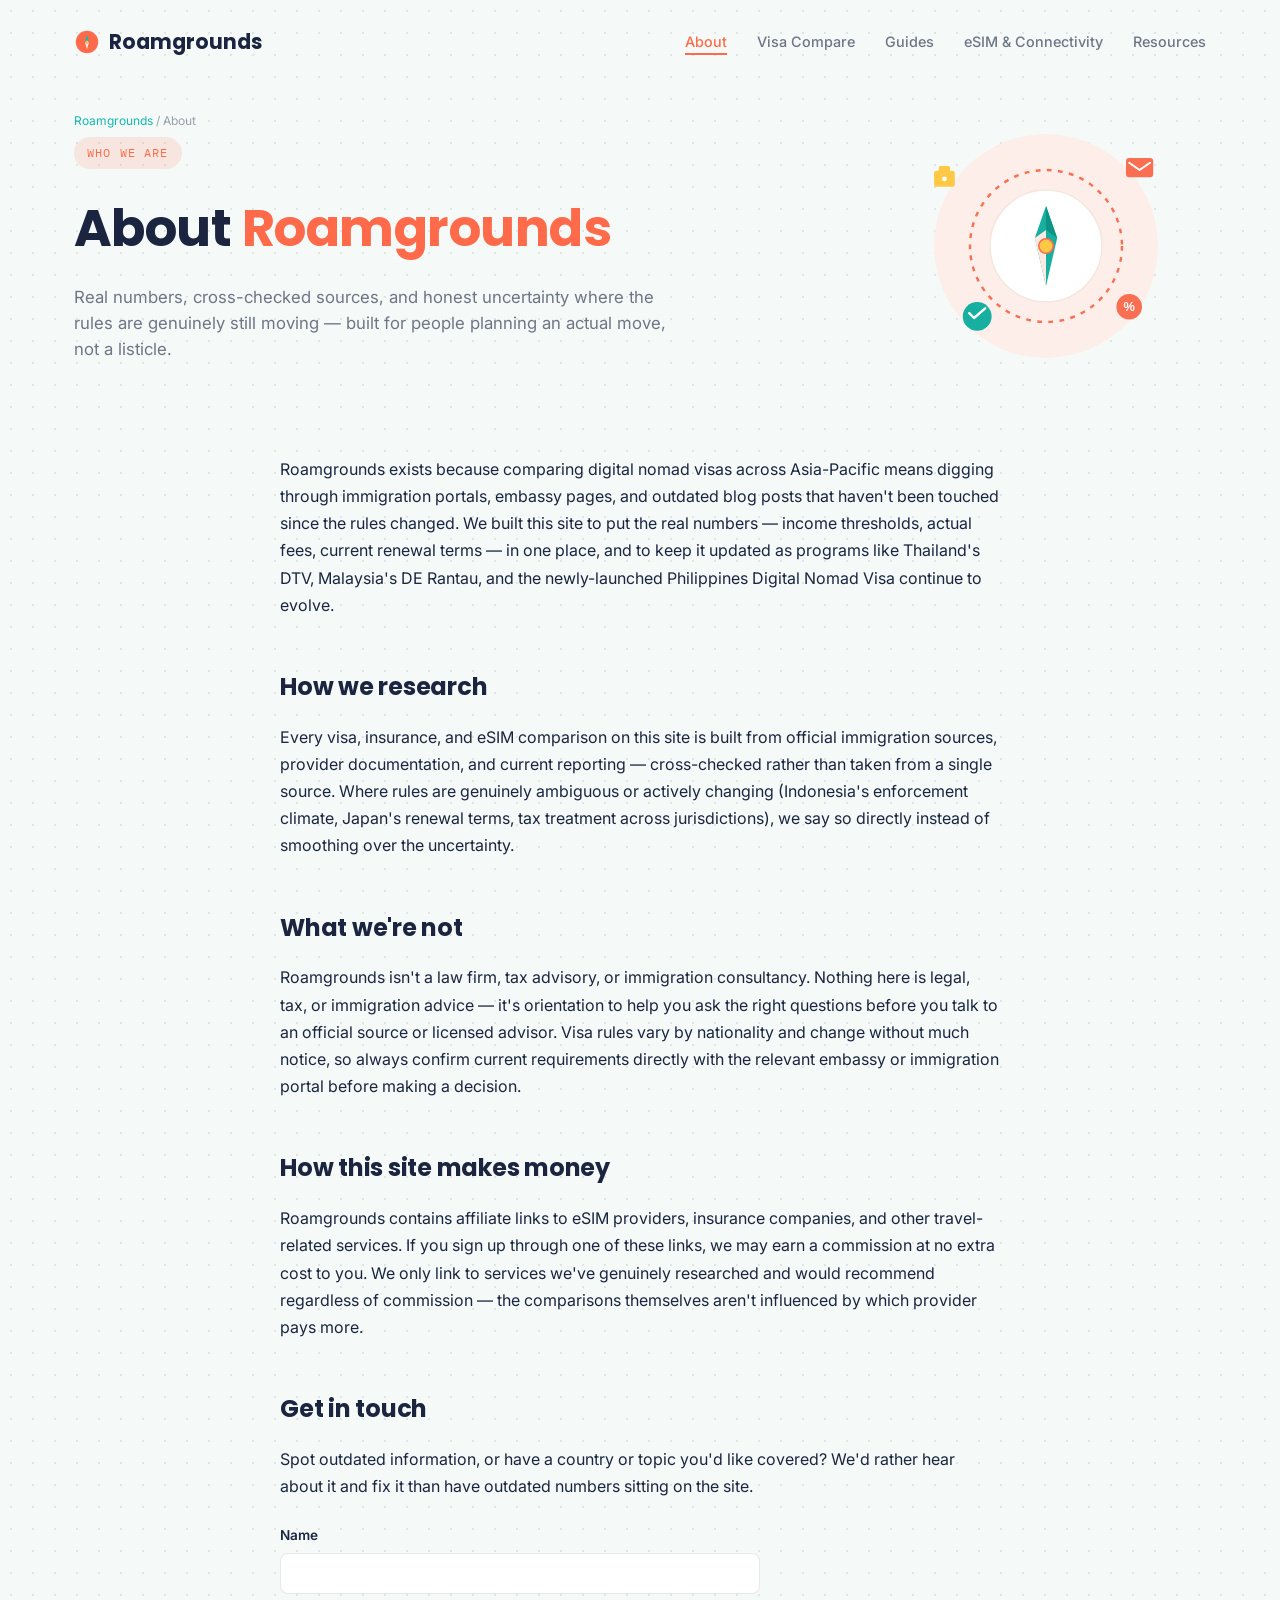
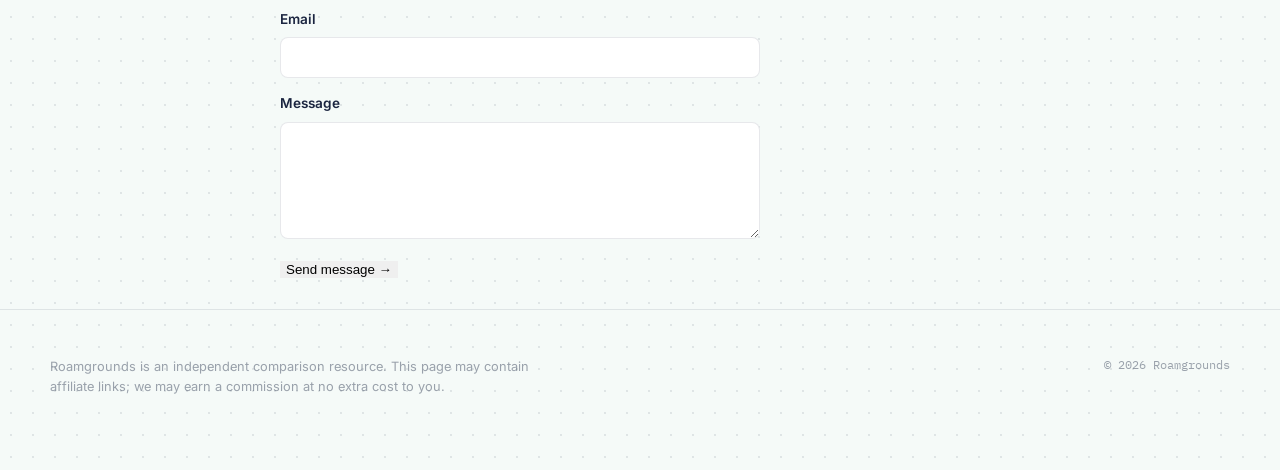
<file: about.html>
<!DOCTYPE html>
<html lang="en">
<head>
<meta charset="UTF-8">
<meta name="viewport" content="width=device-width, initial-scale=1.0">
<title>About Roamgrounds | Visa, Insurance & eSIM Research for Asia-Pacific</title>
<meta name="description" content="Who's behind Roamgrounds and how we research digital nomad visas, insurance, and eSIM comparisons for Asia-Pacific.">
<link rel="canonical" href="https://www.roamgrounds.com/about.html">

<link rel="icon" type="image/svg+xml" href="logo-icon.svg">
<link rel="icon" type="image/png" sizes="32x32" href="favicon-32.png">
<link rel="apple-touch-icon" sizes="180x180" href="apple-touch-icon.png">
<link rel="icon" type="image/png" sizes="192x192" href="favicon-192.png">

<meta property="og:title" content="About Roamgrounds">
<meta property="og:description" content="Who's behind Roamgrounds and how we research our visa, insurance, and eSIM comparisons.">
<meta property="og:image" content="https://roamgrounds.com/og-image.png">
<meta property="og:url" content="https://roamgrounds.com/about.html">
<meta property="og:type" content="website">

<link rel="preconnect" href="https://fonts.googleapis.com">
<link href="https://fonts.googleapis.com/css2?family=Poppins:wght@500;600;700&family=Inter:wght@400;500;600&family=IBM+Plex+Mono:wght@400;500;600&display=swap" rel="stylesheet">
<link rel="stylesheet" href="styles.css">
<style>
  .about-body { max-width: 720px; margin: 0 auto; line-height: 1.7; }
  .about-body h2 { margin-top: 2em; }
  .about-body p { margin: 1em 0; }
</style>
<script async src="https://www.googletagmanager.com/gtag/js?id=G-FYV3NXZFE8"></script>
<script>
  window.dataLayer = window.dataLayer || [];
  function gtag(){dataLayer.push(arguments);}
  gtag('js', new Date());
  gtag('config', 'G-FYV3NXZFE8');
</script></head>
<body class="dot-bg">

  <header class="site">
    <div class="brand"><a href="index.html"><img src="logo-icon.svg" alt="" width="26" height="26"> Roamgrounds</a></div>
    <nav class="site">
      <a href="about.html" class="current">About</a>
      <a href="index.html#compare">Visa Compare</a>
      <a href="guides.html">Guides</a>
      <a href="esim.html">eSIM &amp; Connectivity</a>
      <a href="resources.html">Resources</a>
    </nav>
  </header>

  <section class="hero">
    <div class="hero-inner">
      <div class="hero-text">
        <div class="breadcrumb"><a href="index.html">Roamgrounds</a> / About</div>
        <span class="eyebrow">Who we are</span>
        <h1>About <em>Roamgrounds</em></h1>
        <p class="lede">Real numbers, cross-checked sources, and honest uncertainty where the rules are genuinely still moving — built for people planning an actual move, not a listicle.</p>
      </div>
      <div class="hero-visual">
        <img src="illustration-about.svg" alt="Illustration of a compass surrounded by icons representing visas, insurance, tax, and connectivity">
      </div>
    </div>
  </section>

  <section class="counter">
    <article class="about-body">
      <p>Roamgrounds exists because comparing digital nomad visas across Asia-Pacific means digging through immigration portals, embassy pages, and outdated blog posts that haven't been touched since the rules changed. We built this site to put the real numbers — income thresholds, actual fees, current renewal terms — in one place, and to keep it updated as programs like Thailand's DTV, Malaysia's DE Rantau, and the newly-launched Philippines Digital Nomad Visa continue to evolve.</p>

      <h2>How we research</h2>
      <p>Every visa, insurance, and eSIM comparison on this site is built from official immigration sources, provider documentation, and current reporting — cross-checked rather than taken from a single source. Where rules are genuinely ambiguous or actively changing (Indonesia's enforcement climate, Japan's renewal terms, tax treatment across jurisdictions), we say so directly instead of smoothing over the uncertainty.</p>

      <h2>What we're not</h2>
      <p>Roamgrounds isn't a law firm, tax advisory, or immigration consultancy. Nothing here is legal, tax, or immigration advice — it's orientation to help you ask the right questions before you talk to an official source or licensed advisor. Visa rules vary by nationality and change without much notice, so always confirm current requirements directly with the relevant embassy or immigration portal before making a decision.</p>

      <h2>How this site makes money</h2>
      <p>Roamgrounds contains affiliate links to eSIM providers, insurance companies, and other travel-related services. If you sign up through one of these links, we may earn a commission at no extra cost to you. We only link to services we've genuinely researched and would recommend regardless of commission — the comparisons themselves aren't influenced by which provider pays more.</p>

      <h2>Get in touch</h2>
      <p>Spot outdated information, or have a country or topic you'd like covered? We'd rather hear about it and fix it than have outdated numbers sitting on the site.</p>

      <form id="contactForm" style="margin-top:24px; display:flex; flex-direction:column; gap:14px; max-width:480px;">
        <div>
          <label for="cf-name" style="display:block; font-size:0.85rem; font-weight:600; margin-bottom:6px;">Name</label>
          <input type="text" id="cf-name" name="name" required class="search-wrap-input" style="width:100%; padding:10px 14px; border:1px solid var(--line); border-radius:8px; font-family:'Inter', sans-serif; font-size:0.95rem;">
        </div>
        <div>
          <label for="cf-email" style="display:block; font-size:0.85rem; font-weight:600; margin-bottom:6px;">Email</label>
          <input type="email" id="cf-email" name="email" required style="width:100%; padding:10px 14px; border:1px solid var(--line); border-radius:8px; font-family:'Inter', sans-serif; font-size:0.95rem;">
        </div>
        <div>
          <label for="cf-message" style="display:block; font-size:0.85rem; font-weight:600; margin-bottom:6px;">Message</label>
          <textarea id="cf-message" name="message" required rows="5" style="width:100%; padding:10px 14px; border:1px solid var(--line); border-radius:8px; font-family:'Inter', sans-serif; font-size:0.95rem; resize:vertical;"></textarea>
        </div>
        <button type="submit" class="cta" style="align-self:flex-start; cursor:pointer; border:none;">Send message →</button>
        <p id="cf-status" style="font-size:0.85rem; margin-top:4px;"></p>
      </form>

      <script>
        const cfForm = document.getElementById('contactForm');
        const cfStatus = document.getElementById('cf-status');
        cfForm.addEventListener('submit', function(e){
          e.preventDefault();
          cfStatus.textContent = 'Sending...';
          cfStatus.style.color = 'var(--ink-faint)';
          fetch('https://formspree.io/f/mkjwrlan', {
            method: 'POST',
            headers: { 'Accept': 'application/json' },
            body: new FormData(cfForm)
          }).then(response => {
            if (response.ok) {
              cfStatus.textContent = "Thanks — your message has been sent. We'll get back to you soon.";
              cfStatus.style.color = 'var(--teal)';
              cfForm.reset();
            } else {
              cfStatus.textContent = "Something went wrong — please try again, or check back later.";
              cfStatus.style.color = 'var(--coral)';
            }
          }).catch(() => {
            cfStatus.textContent = "Something went wrong — please try again, or check back later.";
            cfStatus.style.color = 'var(--coral)';
          });
        });
      </script>
    </article>
  </section>

  <footer>
    <div class="inner">
      <p>Roamgrounds is an independent comparison resource. This page may contain affiliate links; we may earn a commission at no extra cost to you.</p>
      <p class="mono">© 2026 Roamgrounds</p>
    </div>
  </footer>

</body>
</html>
</file>
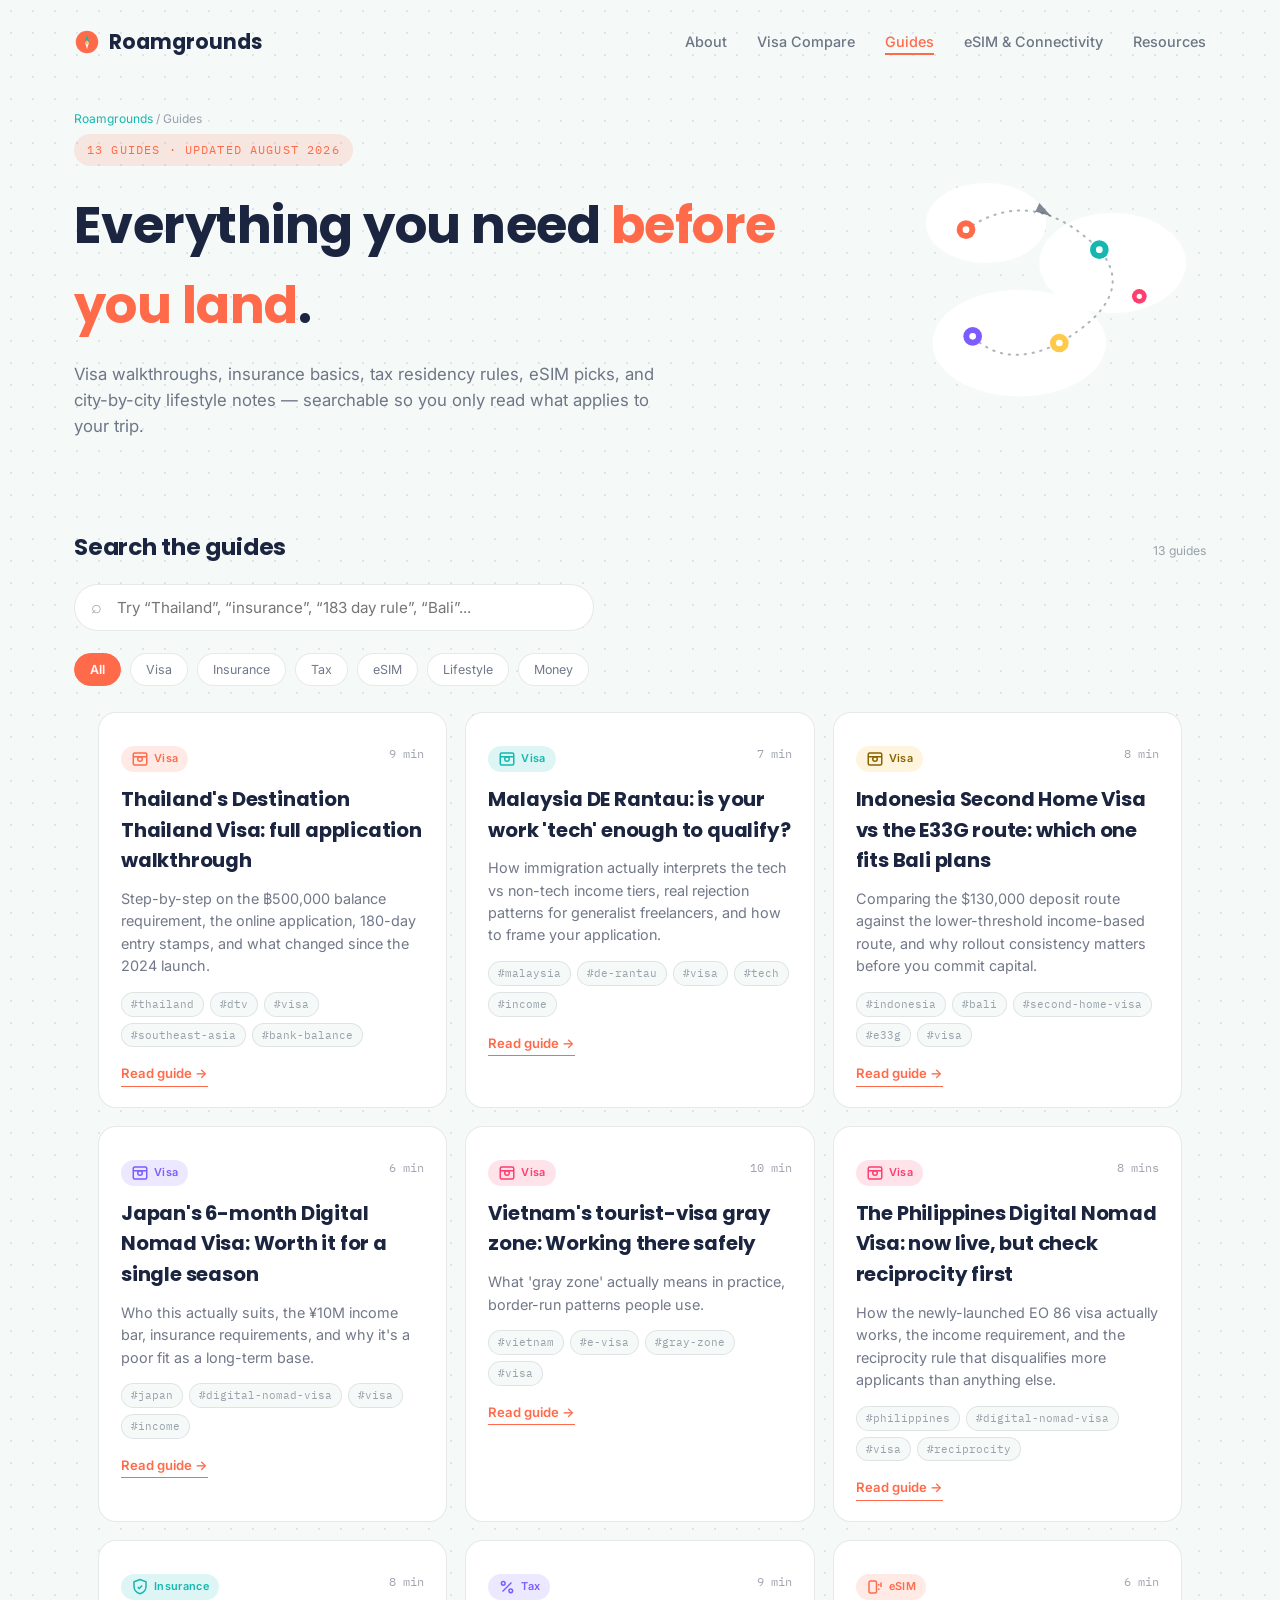
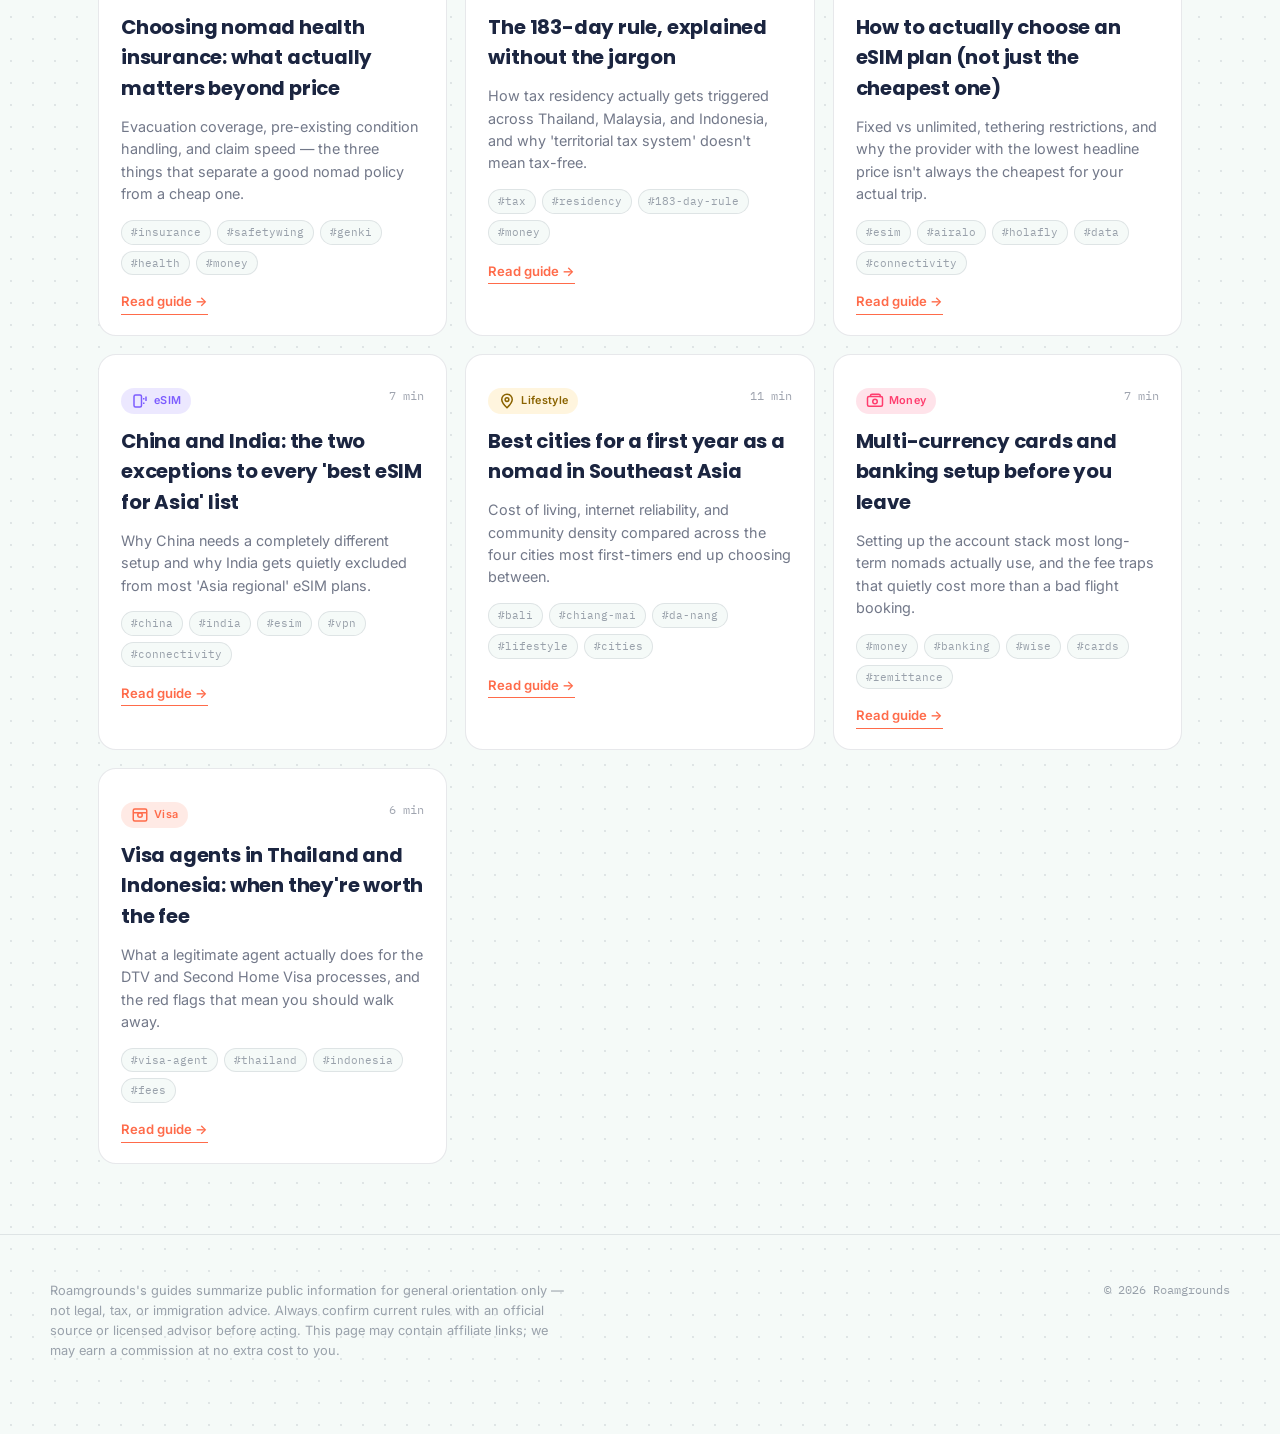
<file: guides.html>
<!DOCTYPE html>
<html lang="en">
<head>
<meta charset="UTF-8">
<meta name="viewport" content="width=device-width, initial-scale=1.0">
<title>Visa, Insurance & eSIM Guides for Asia-Pacific | Roamgrounds</title>
<meta name="description" content="Searchable guides on digital nomad visas, insurance, tax rules, and eSIMs for living and working across Asia-Pacific.">
<link rel="canonical" href="https://www.roamgrounds.com/guides.html">

<link rel="icon" type="image/svg+xml" href="logo-icon.svg">
<link rel="icon" type="image/png" sizes="32x32" href="favicon-32.png">
<link rel="apple-touch-icon" sizes="180x180" href="apple-touch-icon.png">
<link rel="icon" type="image/png" sizes="192x192" href="favicon-192.png">

<meta property="og:title" content="Roamgrounds — Guides for Asia-Pacific Nomads">
<meta property="og:description" content="Searchable guides on visas, insurance, tax, and eSIMs across Asia-Pacific.">
<meta property="og:image" content="https://roamgrounds.com/og-image.png">
<meta property="og:url" content="https://roamgrounds.com/guides.html">
<meta property="og:type" content="website">

<meta name="twitter:card" content="summary_large_image">
<meta name="twitter:title" content="Roamgrounds — Guides for Asia-Pacific Nomads">
<meta name="twitter:description" content="Searchable guides on visas, insurance, tax, and eSIMs across Asia-Pacific.">
<meta name="twitter:image" content="https://roamgrounds.com/og-image.png">

<link rel="preconnect" href="https://fonts.googleapis.com">
<link href="https://fonts.googleapis.com/css2?family=Poppins:wght@500;600;700&family=Inter:wght@400;500;600&family=IBM+Plex+Mono:wght@400;500;600&display=swap" rel="stylesheet">
<link rel="stylesheet" href="styles.css">
<style>
  .guide-card .cat-row{ display:flex; align-items:center; justify-content:space-between; }
  .guide-card p.summary{ font-size:0.9rem; color:var(--ink-soft); margin-top:12px; }
  .guide-card .tags{ margin-top:14px; display:flex; flex-wrap:wrap; gap:6px; }
  .guide-card .tags span{ font-family:'IBM Plex Mono', monospace; font-size:0.68rem; color:var(--ink-faint); background:var(--bg); border:1px solid var(--line); padding:3px 9px; border-radius:100px; }
  .empty-state{ text-align:center; padding:60px 20px; color:var(--ink-faint); font-family:'IBM Plex Mono', monospace; font-size:0.85rem; }
</style>
<script async src="https://www.googletagmanager.com/gtag/js?id=G-FYV3NXZFE8"></script>
<script>
  window.dataLayer = window.dataLayer || [];
  function gtag(){dataLayer.push(arguments);}
  gtag('js', new Date());
  gtag('config', 'G-FYV3NXZFE8');
</script></head>
<body class="dot-bg">

  <header class="site">
    <div class="brand"><a href="index.html"><img src="logo-icon.svg" alt="" width="26" height="26"> Roamgrounds</a></div>
    <nav class="site">
      <a href="about.html">About</a>
      <a href="index.html#compare">Visa Compare</a>
      <a href="guides.html" class="current">Guides</a>
      <a href="esim.html">eSIM &amp; Connectivity</a>
      <a href="resources.html">Resources</a>
    </nav>
  </header>

  <section class="hero">
    <div class="hero-inner">
      <div class="hero-text">
        <div class="breadcrumb"><a href="index.html">Roamgrounds</a> / Guides</div>
        <span class="eyebrow" id="guideCountLabel">Guides · Updated August 2026</span>
        <h1>Everything you need <em>before you land</em>.</h1>
        <p class="lede">Visa walkthroughs, insurance basics, tax residency rules, eSIM picks, and city-by-city lifestyle notes — searchable so you only read what applies to your trip.</p>
      </div>
      <div class="hero-visual">
        <img src="illustration-guides.svg" alt="Illustration of a route map with destination pins">
      </div>
    </div>
  </section>

  <section class="counter">
    <div class="counter-head">
      <h2>Search the guides</h2>
      <span id="resultCount"></span>
    </div>
    <div class="search-wrap">
      <input type="text" id="searchInput" placeholder="Try “Thailand”, “insurance”, “183 day rule”, “Bali”...">
    </div>
    <div class="filters" id="categoryFilters">
      <button class="active" data-cat="all">All</button>
      <button data-cat="Visa">Visa</button>
      <button data-cat="Insurance">Insurance</button>
      <button data-cat="Tax">Tax</button>
      <button data-cat="eSIM">eSIM</button>
      <button data-cat="Lifestyle">Lifestyle</button>
      <button data-cat="Money">Money</button>
    </div>
    <div class="grid" id="guideGrid"></div>
  </section>

  <footer>
    <div class="inner">
      <p>Roamgrounds's guides summarize public information for general orientation only — not legal, tax, or immigration advice. Always confirm current rules with an official source or licensed advisor before acting. This page may contain affiliate links; we may earn a commission at no extra cost to you.</p>
      <p class="mono">© 2026 Roamgrounds</p>
    </div>
  </footer>

<script>
let GUIDES = [];
let activeCat = 'all';

const CATEGORY_ICONS = {
  "Visa": '<svg width="18" height="18" viewBox="0 0 24 24" fill="none" stroke="currentColor" stroke-width="2"><rect x="3" y="4" width="18" height="16" rx="2"/><circle cx="12" cy="12" r="3"/><path d="M3 9h18"/></svg>',
  "Insurance": '<svg width="18" height="18" viewBox="0 0 24 24" fill="none" stroke="currentColor" stroke-width="2"><path d="M12 2 4 5v6c0 5 3.5 8.5 8 10 4.5-1.5 8-5 8-10V5l-8-3z"/><path d="M9 12l2 2 4-4"/></svg>',
  "Tax": '<svg width="18" height="18" viewBox="0 0 24 24" fill="none" stroke="currentColor" stroke-width="2"><circle cx="7" cy="7" r="2.5"/><circle cx="17" cy="17" r="2.5"/><path d="M18 6 6 18"/></svg>',
  "eSIM": '<svg width="18" height="18" viewBox="0 0 24 24" fill="none" stroke="currentColor" stroke-width="2"><rect x="4" y="4" width="10" height="16" rx="2"/><path d="M17 8v2M20 6v6M17 14v2"/></svg>',
  "Lifestyle": '<svg width="18" height="18" viewBox="0 0 24 24" fill="none" stroke="currentColor" stroke-width="2"><path d="M12 21s-7-6.5-7-11a7 7 0 0 1 14 0c0 4.5-7 11-7 11z"/><circle cx="12" cy="10" r="2.5"/></svg>',
  "Money": '<svg width="18" height="18" viewBox="0 0 24 24" fill="none" stroke="currentColor" stroke-width="2"><rect x="2" y="6" width="20" height="13" rx="2"/><circle cx="12" cy="12.5" r="3"/><path d="M6 6V5a2 2 0 0 1 2-2h9a2 2 0 0 1 2 2v2"/></svg>'
};

function renderGuides(list){
  const grid = document.getElementById('guideGrid');
  document.getElementById('resultCount').textContent = list.length + (list.length === 1 ? ' guide' : ' guides');
  if(list.length === 0){
    grid.innerHTML = `<div class="empty-state" style="grid-column:1/-1;">No guides match that search — try a different keyword.</div>`;
    return;
  }
  grid.innerHTML = list.map(g => `
    <div class="card guide-card">
      <div class="cat-row">
        <span class="tag ${g.color}" style="display:inline-flex; align-items:center; gap:5px;">${CATEGORY_ICONS[g.category] || ''}${g.category}</span>
        <span class="mono" style="font-size:0.75rem; color:var(--ink-faint);">${g.readTime}</span>
      </div>
      <h3 style="margin-top:12px; max-width:100%;">${g.title}</h3>
      <p class="summary">${g.summary}</p>
      <div class="tags">${g.tags.map(t => `<span>#${t.replace(/\s+/g,'-')}</span>`).join('')}</div>
      ${g.slug && g.body ? `<a class="cta" href="guide.html?slug=${g.slug}" style="margin-top:16px;">Read guide →</a>` : `<span class="mono" style="display:block; margin-top:16px; font-size:0.75rem; color:var(--ink-faint);">Coming soon</span>`}
    </div>
  `).join('');
}

function applyFilters(){
  const q = document.getElementById('searchInput').value.trim().toLowerCase();
  let list = GUIDES.slice();
  if(activeCat !== 'all') list = list.filter(g => g.category === activeCat);
  if(q){
    list = list.filter(g =>
      g.title.toLowerCase().includes(q) ||
      g.summary.toLowerCase().includes(q) ||
      g.tags.some(t => t.toLowerCase().includes(q))
    );
  }
  renderGuides(list);
}

document.getElementById('searchInput').addEventListener('input', applyFilters);

document.querySelectorAll('#categoryFilters button').forEach(btn=>{
  btn.addEventListener('click', ()=>{
    document.querySelectorAll('#categoryFilters button').forEach(b=>b.classList.remove('active'));
    btn.classList.add('active');
    activeCat = btn.dataset.cat;
    applyFilters();
  });
});

fetch('content/guides.json')
  .then(r => r.json())
  .then(data => {
    GUIDES = data.guides;
    document.getElementById('guideCountLabel').textContent = data.guides.length + ' guides · Updated August 2026';
    renderGuides(GUIDES);
  })
  .catch(err => {
    document.getElementById('guideGrid').innerHTML = '<p style="color:var(--ink-faint);">Could not load guides — check that content/guides.json is uploaded.</p>';
    console.error(err);
  });
</script>
</body>
</html>
</file>
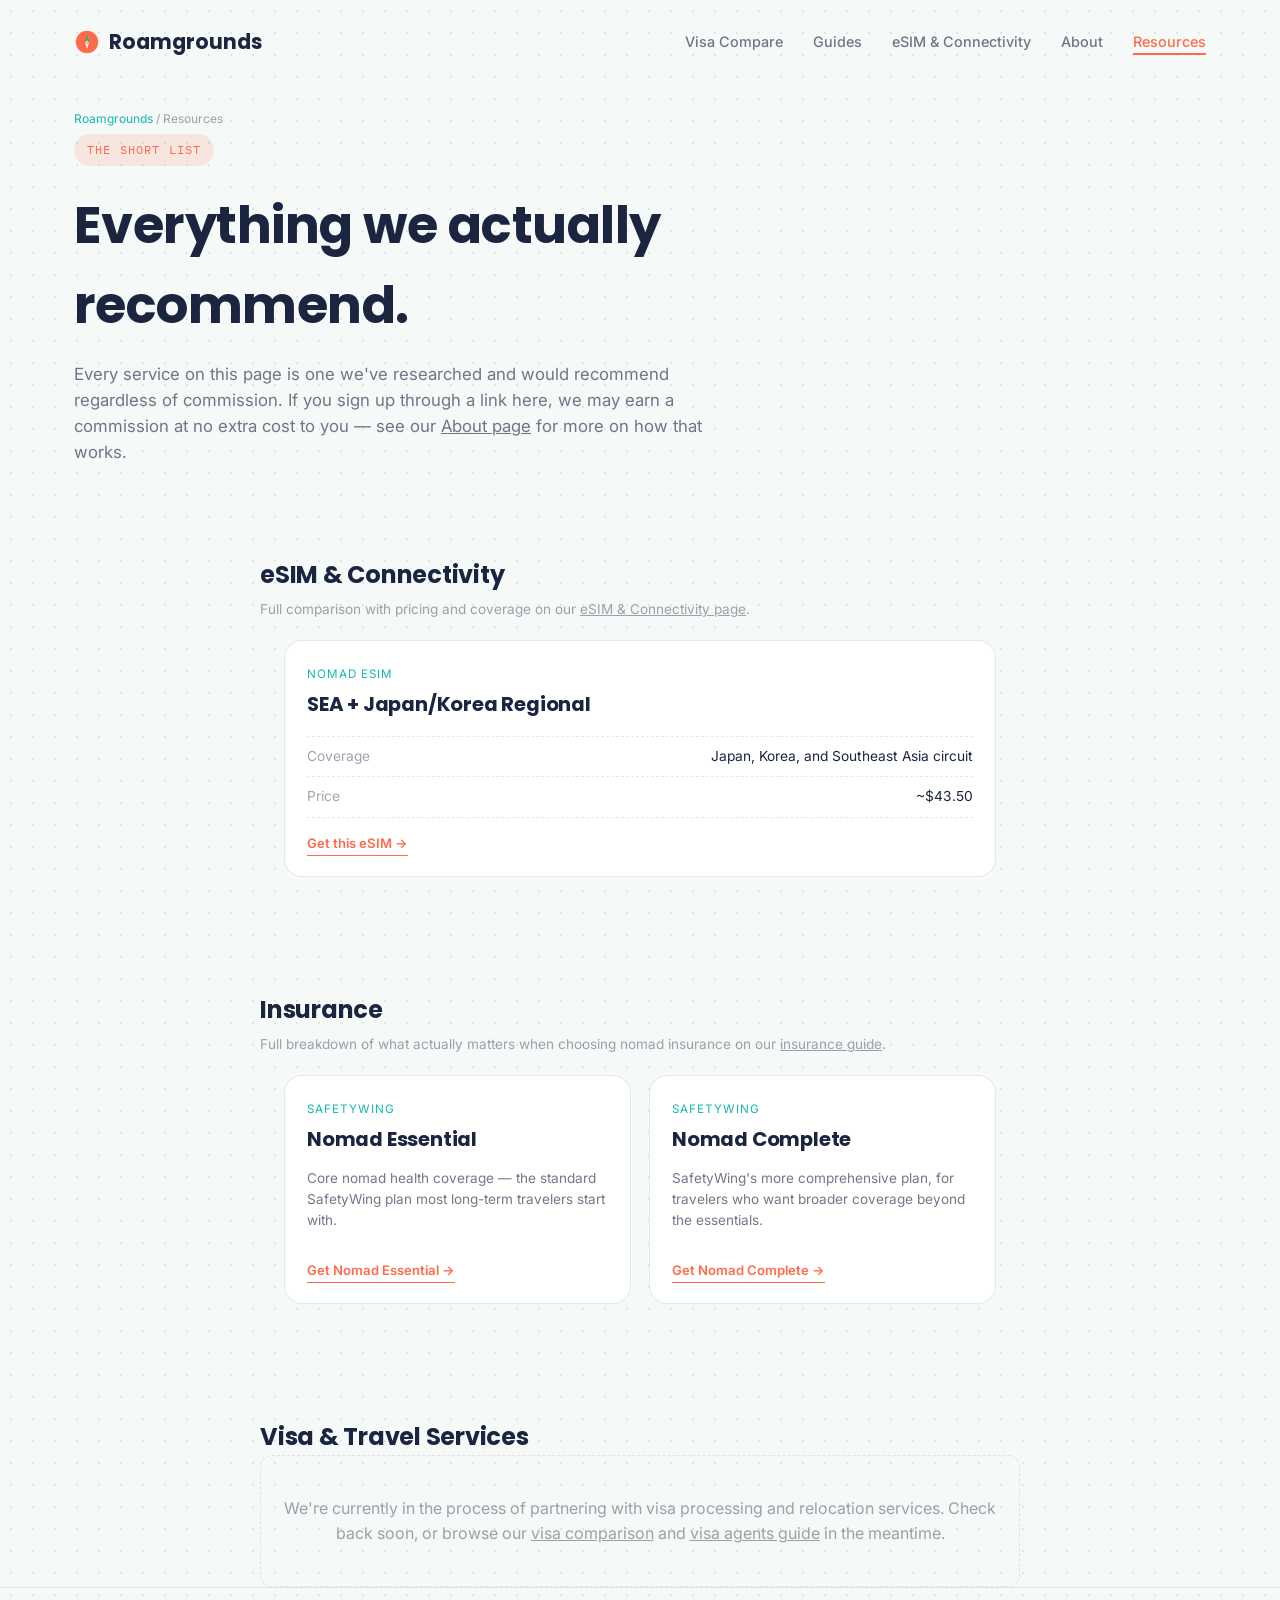
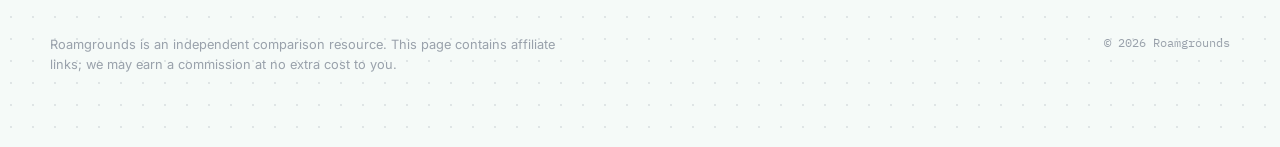
<file: resources.html>
<!DOCTYPE html>
<html lang="en">
<head>
<meta charset="UTF-8">
<meta name="viewport" content="width=device-width, initial-scale=1.0">
<title>Resources & Recommended Services | Roamgrounds</title>
<meta name="description" content="Every eSIM, insurance, and visa service partner Roamgrounds actually recommends — in one place.">
<link rel="canonical" href="https://www.roamgrounds.com/resources.html">

<link rel="icon" type="image/svg+xml" href="logo-icon.svg">
<link rel="icon" type="image/png" sizes="32x32" href="favicon-32.png">
<link rel="apple-touch-icon" sizes="180x180" href="apple-touch-icon.png">
<link rel="icon" type="image/png" sizes="192x192" href="favicon-192.png">

<meta property="og:title" content="Resources & Recommended Services | Roamgrounds">
<meta property="og:description" content="Every eSIM, insurance, and visa service partner Roamgrounds actually recommends — in one place.">
<meta property="og:image" content="https://roamgrounds.com/og-image.png">
<meta property="og:url" content="https://roamgrounds.com/resources.html">
<meta property="og:type" content="website">

<link rel="preconnect" href="https://fonts.googleapis.com">
<link href="https://fonts.googleapis.com/css2?family=Poppins:wght@500;600;700&family=Inter:wght@400;500;600&family=IBM+Plex+Mono:wght@400;500;600&display=swap" rel="stylesheet">
<link rel="stylesheet" href="styles.css">
<style>
  .resource-body { max-width: 760px; margin: 0 auto; }
  .resource-note { font-size: 0.85rem; color: var(--ink-faint); margin-top: 6px; }
  .coming-soon-box { text-align:center; padding: 40px 20px; color: var(--ink-faint); border: 1px dashed var(--line); border-radius: 12px; }
</style>
</head>
<body class="dot-bg">

  <header class="site">
    <div class="brand"><a href="index.html"><img src="logo-icon.svg" alt="" width="26" height="26"> Roamgrounds</a></div>
    <nav class="site">
      <a href="index.html#compare">Visa Compare</a>
      <a href="guides.html">Guides</a>
      <a href="esim.html">eSIM &amp; Connectivity</a>
      <a href="about.html">About</a>
      <a href="resources.html" class="current">Resources</a>
    </nav>
  </header>

  <section class="hero">
    <div class="hero-inner" style="display:block;">
      <div class="breadcrumb"><a href="index.html">Roamgrounds</a> / Resources</div>
      <span class="eyebrow">The short list</span>
      <h1>Everything we actually recommend.</h1>
      <p class="lede" style="max-width:640px;">Every service on this page is one we've researched and would recommend regardless of commission. If you sign up through a link here, we may earn a commission at no extra cost to you — see our <a href="about.html">About page</a> for more on how that works.</p>
    </div>
  </section>

  <section class="counter">
    <div class="resource-body">
      <h2>eSIM &amp; Connectivity</h2>
      <p class="resource-note" style="margin-bottom:20px;">Full comparison with pricing and coverage on our <a href="esim.html">eSIM &amp; Connectivity page</a>.</p>
      <div class="grid" id="esimResourceGrid"></div>
    </div>
  </section>

  <section class="counter">
    <div class="resource-body">
      <h2>Insurance</h2>
      <p class="resource-note" style="margin-bottom:20px;">Full breakdown of what actually matters when choosing nomad insurance on our <a href="guide.html?slug=nomad-insurance-guide">insurance guide</a>.</p>
      <div class="grid">
        <div class="card">
          <div class="eyebrow-label">SafetyWing</div>
          <h3>Nomad Essential</h3>
          <p class="note">Core nomad health coverage — the standard SafetyWing plan most long-term travelers start with.</p>
          <a class="cta" href="https://safetywing.com/nomad-insurance?referenceID=26580595&campaign=roamgrounds&utm_campaign=roamgrounds&utm_source=26580595&utm_medium=Ambassador" target="_blank" rel="sponsored noopener">Get Nomad Essential →</a>
        </div>
        <div class="card">
          <div class="eyebrow-label">SafetyWing</div>
          <h3>Nomad Complete</h3>
          <p class="note">SafetyWing's more comprehensive plan, for travelers who want broader coverage beyond the essentials.</p>
          <a class="cta" href="https://explore.safetywing.com/nomad-insurance-complete?selectedPlan=NOMAD_INSURANCE_COMPLETE&referenceID=26580595&campaign=roamgrounds&utm_campaign=roamgrounds&utm_source=26580595&utm_medium=Ambassador" target="_blank" rel="sponsored noopener">Get Nomad Complete →</a>
        </div>
      </div>
    </div>
  </section>

  <section class="counter">
    <div class="resource-body">
      <h2>Visa &amp; Travel Services</h2>
      <div class="coming-soon-box">
        We're currently in the process of partnering with visa processing and relocation services. Check back soon, or browse our <a href="index.html#compare">visa comparison</a> and <a href="guide.html?slug=visa-agents">visa agents guide</a> in the meantime.
      </div>
    </div>
  </section>

  <footer>
    <div class="inner">
      <p>Roamgrounds is an independent comparison resource. This page contains affiliate links; we may earn a commission at no extra cost to you.</p>
      <p class="mono">© 2026 Roamgrounds</p>
    </div>
  </footer>

<script>
fetch('content/esim.json')
  .then(r => r.json())
  .then(data => {
    const active = data.providers.filter(p => p.affiliateUrl);
    const grid = document.getElementById('esimResourceGrid');
    if (!active.length) {
      grid.innerHTML = `<div class="coming-soon-box" style="grid-column:1/-1;">More eSIM partnerships coming soon — check our <a href="esim.html">full comparison</a> in the meantime.</div>`;
      return;
    }
    grid.innerHTML = active.map(p => `
      <div class="card">
        <div class="eyebrow-label">${p.provider}</div>
        <h3>${p.name}</h3>
        <div class="rows">
          <div class="row"><span class="k">Coverage</span><span class="v">${p.coverage}</span></div>
          <div class="row"><span class="k">Price</span><span class="v">${p.price}</span></div>
        </div>
        <a class="cta" href="${p.affiliateUrl}" target="_blank" rel="sponsored noopener">${p.ctaLabel || 'Get this eSIM'} →</a>
      </div>
    `).join('');
  })
  .catch(err => {
    document.getElementById('esimResourceGrid').innerHTML = '<p style="color:var(--ink-faint);">Could not load partner data.</p>';
    console.error(err);
  });
</script>
</body>
</html>
</file>
<file: styles.css>
/* ===================================================================
   Roamgrounds — shared design system
   Palette built for a 25–40 remote-work audience: energetic, warm,
   confident — not corporate, not a travel-blog cliché.
   Edit tokens here and every page updates. Claude Code entry point.
=================================================================== */
:root{
  /* Base surfaces */
  --bg:        #F5FAF8;   /* pale mint-white page background */
  --surface:   #FFFFFF;   /* card / panel background */
  --ink:       #1B2540;   /* primary text — deep navy, not black */
  --ink-soft:  rgba(27,37,64,0.62);
  --ink-faint: rgba(27,37,64,0.42);
  --line:      rgba(27,37,64,0.10);

  /* Brand accents */
  --coral:     #FF6B4A;   /* primary CTA / highlight */
  --coral-soft:rgba(255,107,74,0.14);
  --pink:      #FF3D6E;   /* secondary accent — energy, tags */
  --pink-soft: rgba(255,61,110,0.14);
  --teal:      #14B8AE;   /* tertiary accent — trust, calm */
  --teal-soft: rgba(20,184,174,0.14);
  --sun:       #FFC94A;   /* quaternary accent — optimism, highlights */
  --sun-soft:  rgba(255,201,74,0.18);
  --grape:     #7C5CFF;   /* fifth accent — variety in tags/categories */
  --grape-soft:rgba(124,92,255,0.14);
}

*{ box-sizing:border-box; }
html,body{ margin:0; padding:0; }
body{
  background:var(--bg);
  color:var(--ink);
  font-family:'Inter', sans-serif;
  line-height:1.55;
  -webkit-font-smoothing:antialiased;
}
h1,h2,h3{ font-family:'Poppins', sans-serif; letter-spacing:-0.01em; margin:0; }
.mono{ font-family:'IBM Plex Mono', monospace; }
a{ color:inherit; }

.dot-bg{
  background-image: radial-gradient(var(--line) 1.5px, transparent 1.5px);
  background-size: 22px 22px;
}

/* ---------- Header ---------- */
header.site{
  max-width:1180px; margin:0 auto; padding:26px 24px 0;
  display:flex; align-items:center; justify-content:space-between;
}
.brand{ display:flex; align-items:center; gap:9px; font-family:'Poppins', sans-serif; font-size:1.28rem; font-weight:700; }
.brand a{ text-decoration:none; color:var(--ink); display:flex; align-items:center; gap:9px; }
.brand a img{ display:block; }
.brand .dot{ width:11px; height:11px; border-radius:50%; background:var(--pink); box-shadow:0 0 0 4px var(--pink-soft); }
nav.site a{
  margin-left:26px; text-decoration:none; font-size:0.9rem; font-weight:500;
  color:var(--ink-soft); border-bottom:2px solid transparent; padding-bottom:3px;
  transition:color .15s ease, border-color .15s ease;
}
nav.site a:hover{ color:var(--ink); border-color:var(--sun); }
nav.site a.current{ color:var(--coral); border-color:var(--coral); }
@media (max-width:680px){ nav.site{ display:none; } }

/* ---------- Hero ---------- */
.hero{ max-width:1180px; margin:0 auto; padding:52px 24px 30px; }
.hero-inner{ display:flex; align-items:center; justify-content:space-between; gap:36px; flex-wrap:wrap; }
.hero-text{ flex:1 1 440px; }
.hero-visual{ flex:0 1 320px; max-width:320px; }
.hero-visual img{ width:100%; height:auto; display:block; }
@media (max-width:860px){
  .hero-visual{ order:-1; max-width:220px; margin:0 auto; }
  .hero-text{ text-align:left; }
}
.eyebrow{
  display:inline-flex; align-items:center; gap:8px; font-family:'IBM Plex Mono', monospace;
  font-size:0.72rem; letter-spacing:0.1em; text-transform:uppercase; color:var(--coral);
  background:var(--coral-soft); padding:7px 13px; border-radius:100px;
}
.eyebrow.teal{ color:var(--teal); background:var(--teal-soft); }
.hero h1{ font-size:clamp(2rem, 4.6vw, 3.2rem); font-weight:700; margin-top:20px; max-width:780px; }
.hero h1 em{ font-style:normal; color:var(--coral); }
.hero p.lede{ max-width:600px; margin-top:16px; font-size:1.05rem; color:var(--ink-soft); }
.breadcrumb{ font-family:'Inter', sans-serif; font-size:0.75rem; color:var(--ink-faint); margin-bottom:6px; }
.breadcrumb a{ color:var(--teal); text-decoration:none; }

.stat-strip{ display:flex; flex-wrap:wrap; gap:12px; margin-top:36px; }
.stat{ flex:1 1 160px; background:var(--surface); border:1px solid var(--line); border-radius:14px; padding:16px 18px; }
.stat .num{ font-family:'Poppins', sans-serif; font-size:1.5rem; color:var(--coral); font-weight:700; }
.stat .label{ font-size:0.78rem; color:var(--ink-soft); margin-top:2px; }

/* ---------- Section / filter counter ---------- */
.counter{ max-width:1180px; margin:44px auto 0; padding:0 24px; }
.counter-head{ display:flex; align-items:baseline; justify-content:space-between; flex-wrap:wrap; gap:12px; margin-bottom:18px; }
.counter-head h2{ font-size:1.45rem; }
.counter-head span{ font-family:'Inter', sans-serif; font-size:0.76rem; color:var(--ink-faint); }
.filters{ display:flex; gap:9px; flex-wrap:wrap; margin-bottom:26px; }
.filters button{
  font-family:'Inter', sans-serif; font-size:0.78rem; background:var(--surface);
  border:1px solid var(--line); color:var(--ink-soft); padding:8px 15px; border-radius:100px;
  cursor:pointer; transition:all .15s ease;
}
.filters button:hover{ border-color:var(--coral); color:var(--ink); }
.filters button.active{ background:var(--coral); border-color:var(--coral); color:#fff; font-weight:600; }

/* ---------- Search ---------- */
.search-wrap{ position:relative; max-width:520px; margin-bottom:22px; }
.search-wrap input{
  width:100%; font-family:'Inter', sans-serif; font-size:0.95rem; padding:13px 18px 13px 42px;
  border-radius:100px; border:1px solid var(--line); background:var(--surface); color:var(--ink);
  outline:none; transition:border-color .15s ease;
}
.search-wrap input:focus{ border-color:var(--teal); }
.search-wrap::before{
  content:"⌕"; position:absolute; left:17px; top:50%; transform:translateY(-50%);
  font-size:1.1rem; color:var(--ink-faint);
}

/* ---------- Cards (grid) ---------- */
.grid{ max-width:1180px; margin:0 auto; padding:0 24px 70px; display:grid; grid-template-columns:repeat(auto-fit, minmax(300px, 1fr)); gap:18px; }
.card{
  background:var(--surface); border:1px solid var(--line); border-radius:18px; padding:24px 22px 20px;
  position:relative; overflow:hidden; transition:transform .18s ease, box-shadow .18s ease;
}
.card:hover{ transform:translateY(-4px); box-shadow:0 14px 30px -18px rgba(27,37,64,0.28); }
.eyebrow-label{ font-size:0.73rem; font-family:'Inter', sans-serif; letter-spacing:0.09em; text-transform:uppercase; color:var(--teal); margin-bottom:6px; }
.card h3{ font-size:1.24rem; max-width:74%; }
.card .rows{ margin-top:16px; border-top:1px dashed var(--line); }
.card .row{ display:flex; justify-content:space-between; padding:9px 0; border-bottom:1px dashed var(--line); font-size:0.86rem; gap:12px; }
.card .row .k{ color:var(--ink-faint); }
.card .row .v{ font-family:'Inter', sans-serif; text-align:right; color:var(--ink); }
.card .note{ margin-top:13px; font-size:0.85rem; color:var(--ink-soft); }
.card .cta{
  display:inline-block; margin-top:15px; font-size:0.82rem; font-weight:600; font-family:'Inter', sans-serif;
  color:var(--coral); text-decoration:none; border-bottom:1px solid var(--coral); padding-bottom:2px;
}

/* Sticker badge — replaces the old ink-stamp; playful, color-coded by category */
.sticker{
  position:absolute; top:18px; right:16px; width:58px; height:58px; border-radius:16px;
  display:flex; align-items:center; justify-content:center; transform:rotate(8deg);
  box-shadow:0 6px 14px -6px rgba(27,37,64,0.35);
}
.sticker span{ font-family:'Poppins', sans-serif; font-weight:700; font-size:0.6rem; color:#fff; text-align:center; line-height:1.1; transform:rotate(-8deg); }
.sticker.coral{ background:var(--coral); }
.sticker.pink{ background:var(--pink); }
.sticker.teal{ background:var(--teal); }
.sticker.sun{ background:var(--sun); }
.sticker.grape{ background:var(--grape); }

.tag{ display:inline-block; font-family:'Inter', sans-serif; font-size:0.68rem; padding:4px 10px; border-radius:100px; margin-top:9px; letter-spacing:0.03em; font-weight:600; }
.tag.coral{ background:var(--coral-soft); color:var(--coral); }
.tag.pink{ background:var(--pink-soft); color:var(--pink); }
.tag.teal{ background:var(--teal-soft); color:var(--teal); }
.tag.sun{ background:var(--sun-soft); color:#8a6300; }
.tag.grape{ background:var(--grape-soft); color:var(--grape); }

/* Cross-link callout */
.callout{ border:1px solid var(--line); border-radius:18px; padding:22px 26px; background:var(--surface); font-size:0.9rem; color:var(--ink-soft); }
.callout strong{ color:var(--ink); }
.callout a{ color:var(--coral); font-weight:600; text-decoration:none; }

.promo-row{
  border:1px solid var(--line); border-radius:18px; padding:22px 24px; display:flex; align-items:center;
  justify-content:space-between; flex-wrap:wrap; gap:16px; background:var(--surface);
}
.promo-row h3{ font-size:1.1rem; }
.promo-row p{ font-size:0.87rem; color:var(--ink-soft); margin-top:5px; }

/* ---------- Footer ---------- */
footer{ border-top:1px solid var(--line); padding:34px 24px 60px; }
footer .inner{ max-width:1180px; margin:0 auto; display:flex; flex-wrap:wrap; justify-content:space-between; gap:20px; }
footer p{ font-size:0.8rem; color:var(--ink-faint); max-width:520px; }
footer .mono{ font-size:0.75rem; color:var(--ink-faint); }
</file>
